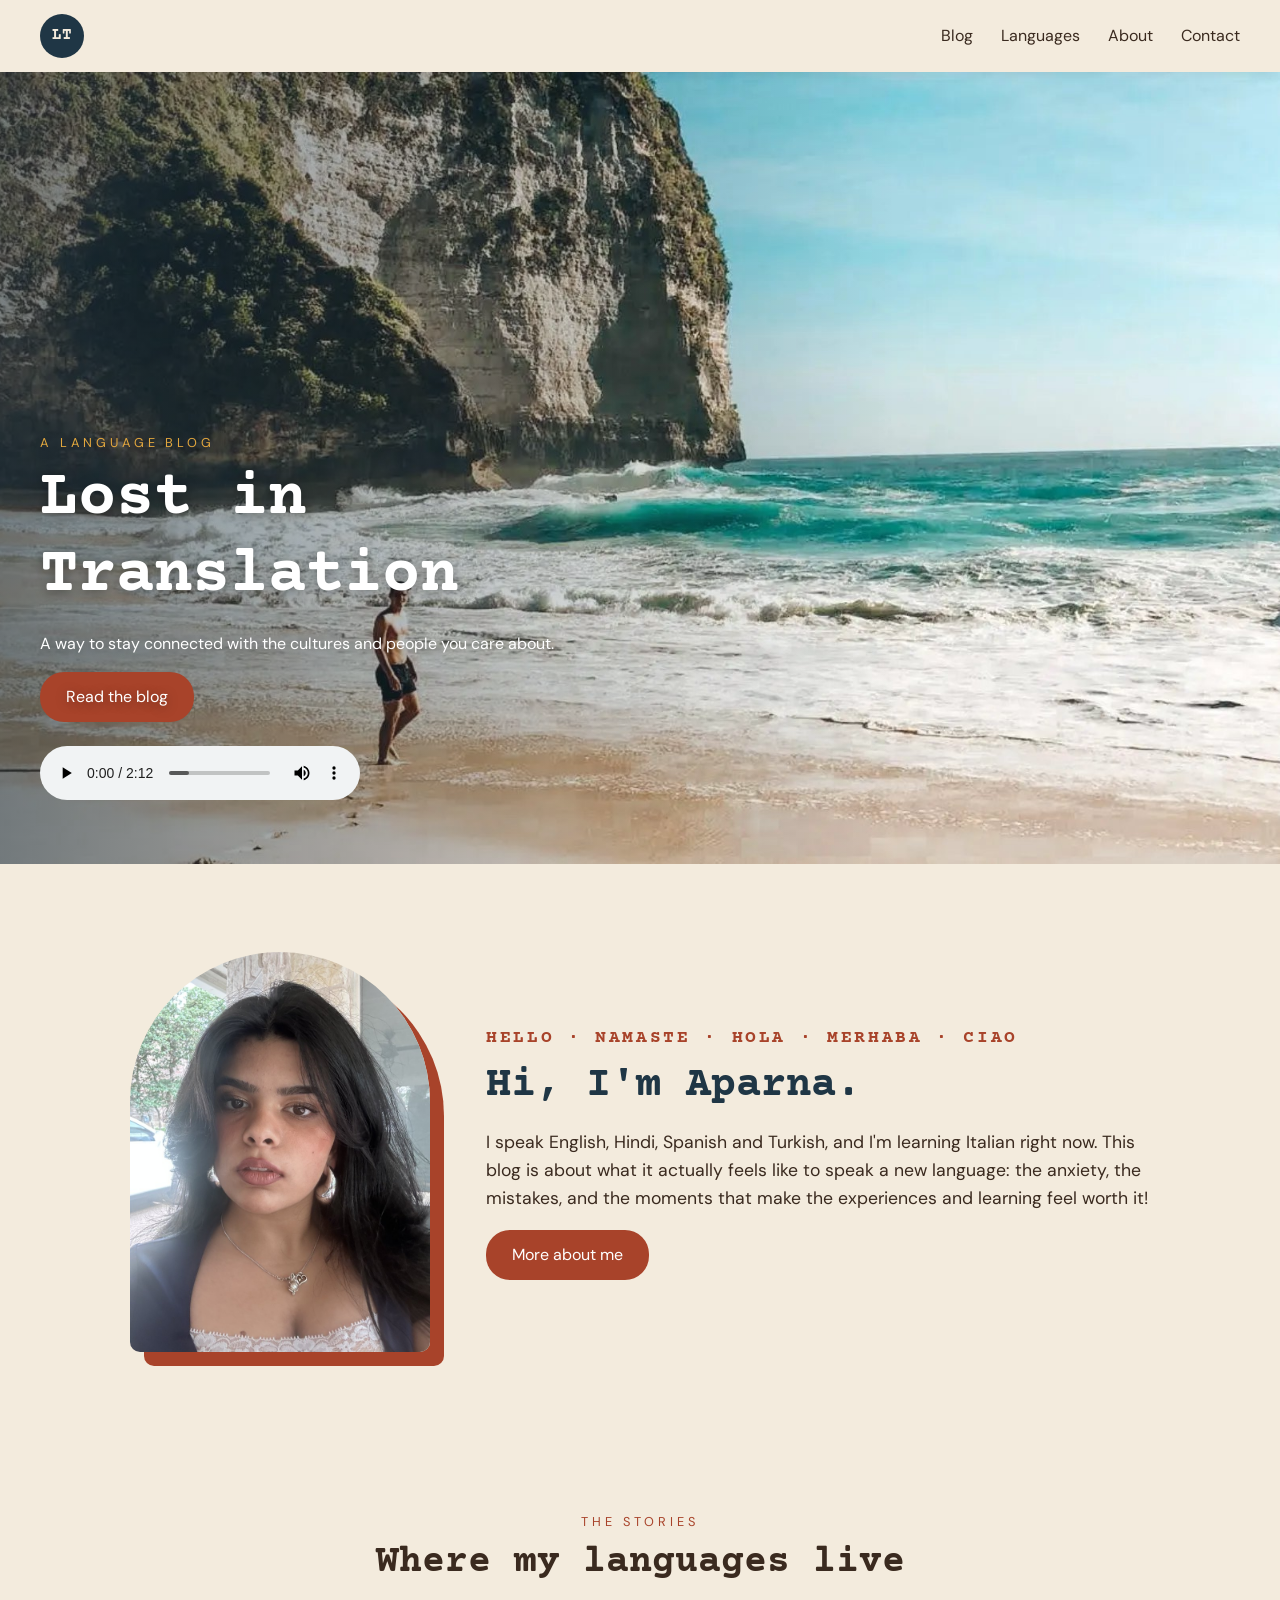
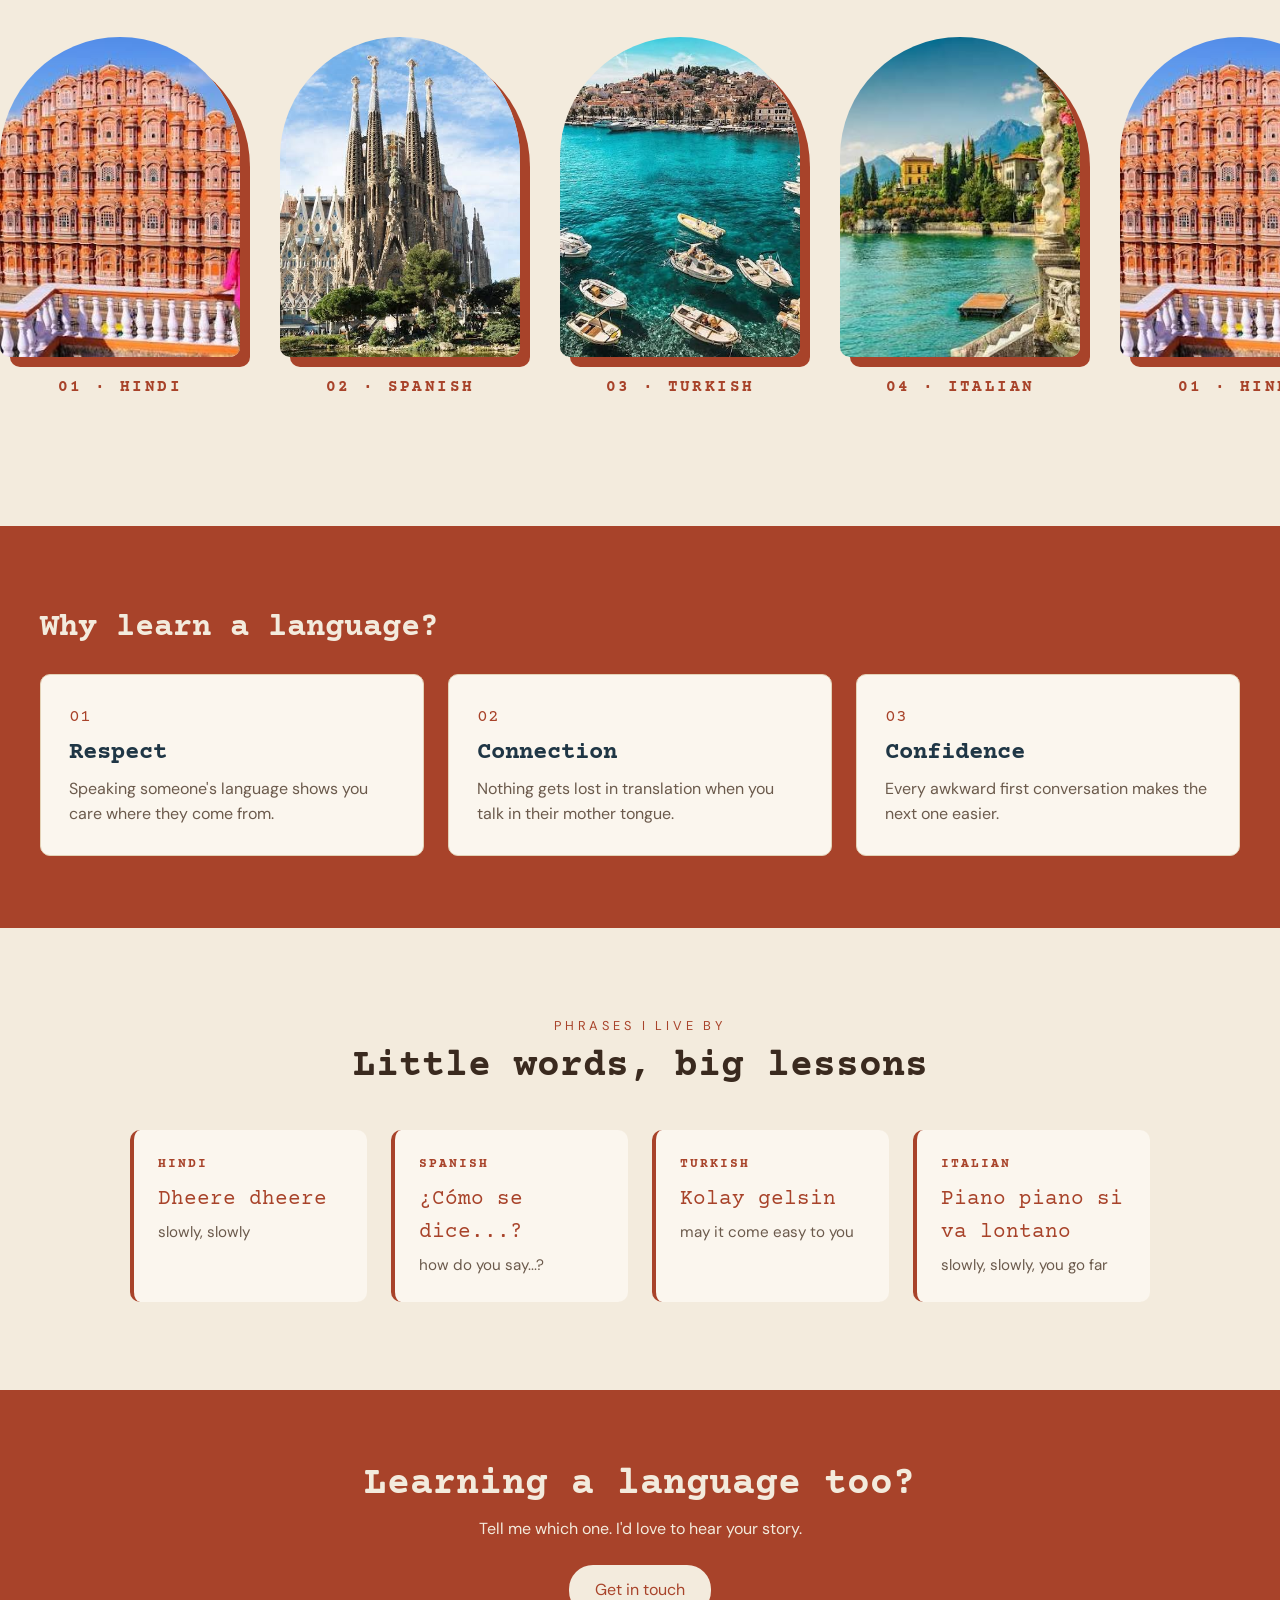
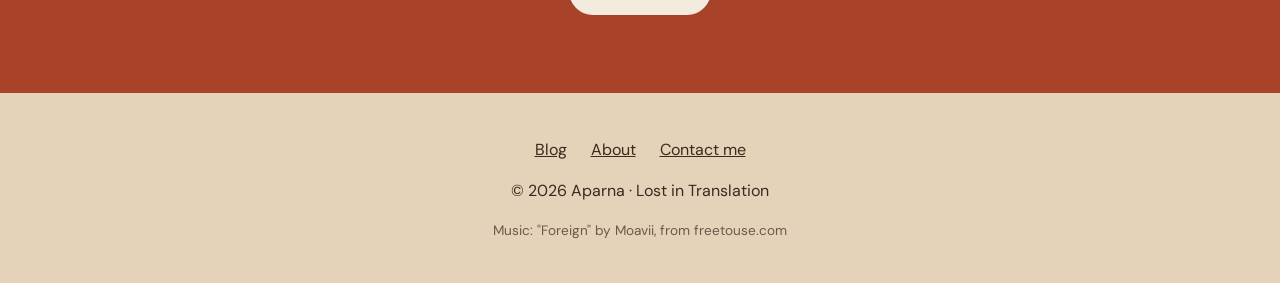
<file: Midterm/index.html>
<!doctype html>
<html lang="en">
  <head>
    <meta charset="UTF-8" />
    <meta name="viewport" content="width=device-width, initial-scale=1.0" />
    <title>Lost in Translation | Home</title>
    <!-- Google Fonts: Courier Prime & DM Sans for everything else -->
    <link rel="preconnect" href="https://fonts.googleapis.com" />
    <link rel="preconnect" href="https://fonts.gstatic.com" crossorigin />
    <link
      href="https://fonts.googleapis.com/css2?family=Courier+Prime:wght@400;700&family=DM+Sans:wght@400;500&display=swap"
      rel="stylesheet"
    />
    <link rel="stylesheet" href="css/var.css" />
    <link rel="stylesheet" href="css/xstyle.css" />
  </head>

  <body>
    <!-- HEADER: logo on the left, nav on the right, it sticks to the top when you scroll -->
    <header class="site-header">
      <!-- logo goes back to the home page -->
      <a class="logo" href="index.html">LT</a>

      <nav>
        <ul>
          <li><a href="blog.html">Blog</a></li>
          <!-- dropdown: i made a list inside a list -->
          <li class="has-dropdown">
            <a href="blog.html">Languages</a>
            <ul>
              <li><a href="blog.html#hindi">Hindi</a></li>
              <li><a href="blog.html#spanish">Spanish</a></li>
              <li><a href="blog.html#turkish">Turkish</a></li>
              <li><a href="blog.html#italian">Italian</a></li>
            </ul>
          </li>
          <li><a href="about.html">About</a></li>
          <li><a href="contact.html">Contact</a></li>
        </ul>
      </nav>
    </header>

    <main>
      <!-- HERO: photo with the text sitting on top of it  -->
      <section class="hero">
        <img src="img/hero-beach.jpg" alt="Person walking on a beach in front of a tall green cliff and turquoise waves" />
        <!-- the text slides up and fades in when the page loads ( the keyframes in the CSS) -->
        <div class="hero-text">
          <p class="eyebrow">a language blog</p>
          <h1>Lost in Translation</h1>
          <p>A way to stay connected with the cultures and people you care about.</p>
          <a class="button" href="blog.html">Read the blog</a>

          <!-- music player used from the W3Schools HTML Audio + loop pages -->
          <audio class="hero-audio" controls loop>
            <source src="audio/foreign.mp3" type="audio/mpeg" />
            Your browser does not support the audio element.
          </audio>
        </div>
      </section>

      <!-- INTRO: my photo in an arch on the left, a hello on the right (like the blog posts) -->
      <section class="intro-split">
        <img class="intro-photo" src="img/aparna.jpg" alt="Photo of Aparna" />
        <div>
          <p class="post-label">hello &middot; namaste &middot; hola &middot; merhaba &middot; ciao</p>
          <h2>Hi, I'm Aparna.</h2>
          <p>
            I speak English, Hindi, Spanish and Turkish, and I'm learning Italian right now.
            This blog is about what it actually feels like to speak a new language:
            the anxiety, the mistakes, and the moments that make the experiences and learning feel worth it!
          </p>
          <a class="button" href="about.html">More about me</a>
        </div>
      </section>

      <!-- CAROUSEL: the blog photos slide sideways, click one to jump to that story.
           the cards are written 4 times so the loop never shows a gap -->
      <section class="carousel">
        <p class="eyebrow">the stories</p>
        <h2>Where my languages live</h2>
        <div class="carousel-window">
          <div class="carousel-track">
          <a class="slide" href="blog.html#hindi">
            <img src="img/india.jpg" alt="Hawa Mahal, the pink palace in Jaipur, India" />
            <span class="slide-label">01 &middot; Hindi</span>
          </a>
          <a class="slide" href="blog.html#spanish">
            <img src="img/spain.jpg" alt="Sagrada Familia in Barcelona, Spain" />
            <span class="slide-label">02 &middot; Spanish</span>
          </a>
          <a class="slide" href="blog.html#turkish">
            <img src="img/harbor.jpg" alt="Boats on bright blue water in front of a seaside town" />
            <span class="slide-label">03 &middot; Turkish</span>
          </a>
          <a class="slide" href="blog.html#italian">
            <img src="img/italy.jpg" alt="Lake Como in Italy with villas and mountains" />
            <span class="slide-label">04 &middot; Italian</span>
          </a>
          <!-- copies for the loop (hidden from screen readers) -->
          <a class="slide" href="blog.html#hindi" aria-hidden="true" tabindex="-1">
            <img src="img/india.jpg" alt="" />
            <span class="slide-label">01 &middot; Hindi</span>
          </a>
          <a class="slide" href="blog.html#spanish" aria-hidden="true" tabindex="-1">
            <img src="img/spain.jpg" alt="" />
            <span class="slide-label">02 &middot; Spanish</span>
          </a>
          <a class="slide" href="blog.html#turkish" aria-hidden="true" tabindex="-1">
            <img src="img/harbor.jpg" alt="" />
            <span class="slide-label">03 &middot; Turkish</span>
          </a>
          <a class="slide" href="blog.html#italian" aria-hidden="true" tabindex="-1">
            <img src="img/italy.jpg" alt="" />
            <span class="slide-label">04 &middot; Italian</span>
          </a>
          <a class="slide" href="blog.html#hindi" aria-hidden="true" tabindex="-1">
            <img src="img/india.jpg" alt="" />
            <span class="slide-label">01 &middot; Hindi</span>
          </a>
          <a class="slide" href="blog.html#spanish" aria-hidden="true" tabindex="-1">
            <img src="img/spain.jpg" alt="" />
            <span class="slide-label">02 &middot; Spanish</span>
          </a>
          <a class="slide" href="blog.html#turkish" aria-hidden="true" tabindex="-1">
            <img src="img/harbor.jpg" alt="" />
            <span class="slide-label">03 &middot; Turkish</span>
          </a>
          <a class="slide" href="blog.html#italian" aria-hidden="true" tabindex="-1">
            <img src="img/italy.jpg" alt="" />
            <span class="slide-label">04 &middot; Italian</span>
          </a>
          <a class="slide" href="blog.html#hindi" aria-hidden="true" tabindex="-1">
            <img src="img/india.jpg" alt="" />
            <span class="slide-label">01 &middot; Hindi</span>
          </a>
          <a class="slide" href="blog.html#spanish" aria-hidden="true" tabindex="-1">
            <img src="img/spain.jpg" alt="" />
            <span class="slide-label">02 &middot; Spanish</span>
          </a>
          <a class="slide" href="blog.html#turkish" aria-hidden="true" tabindex="-1">
            <img src="img/harbor.jpg" alt="" />
            <span class="slide-label">03 &middot; Turkish</span>
          </a>
          <a class="slide" href="blog.html#italian" aria-hidden="true" tabindex="-1">
            <img src="img/italy.jpg" alt="" />
            <span class="slide-label">04 &middot; Italian</span>
          </a>
          </div>
        </div>
      </section>

      <!-- WHY LANGUAGES: rust band with three cards in a row (flexbox) -->
      <section class="why">
        <h2>Why learn a language?</h2>
        <ul class="why-list">
          <li>
            <span class="number">01</span>
            <h3>Respect</h3>
            <p>Speaking someone's language shows you care where they come from.</p>
          </li>
          <li>
            <span class="number">02</span>
            <h3>Connection</h3>
            <p>Nothing gets lost in translation when you talk in their mother tongue.</p>
          </li>
          <li>
            <span class="number">03</span>
            <h3>Confidence</h3>
            <p>Every awkward first conversation makes the next one easier.</p>
          </li>
        </ul>
      </section>

      <!-- PHRASES: one phrase from each language, styled like the quotes in the blog -->
      <section class="phrases">
        <p class="eyebrow">phrases i live by</p>
        <h2>Little words, big lessons</h2>
        <div class="phrase-grid">
          <blockquote><span class="post-label">Hindi</span>Dheere dheere<small>slowly, slowly</small></blockquote>
          <blockquote><span class="post-label">Spanish</span>&iquest;C&oacute;mo se dice...?<small>how do you say...?</small></blockquote>
          <blockquote><span class="post-label">Turkish</span>Kolay gelsin<small>may it come easy to you</small></blockquote>
          <blockquote><span class="post-label">Italian</span>Piano piano si va lontano<small>slowly, slowly, you go far</small></blockquote>
        </div>
      </section>

      <!-- CALL TO ACTION: rust band that sends people to the contact page -->
      <section class="cta rust-band">
        <h2>Learning a language too?</h2>
        <p>Tell me which one. I'd love to hear your story.</p>
        <a class="button button-light" href="contact.html">Get in touch</a>
      </section>
    </main>

    <!-- FOOTER -->
    <footer class="site-footer">
      <ul>
        <li><a href="blog.html">Blog</a></li>
        <li><a href="about.html">About</a></li>
        <li><a href="contact.html">Contact me</a></li>
      </ul>
      <p>&copy; 2026 Aparna &middot; Lost in Translation</p>
      <p class="credit">Music: "Foreign" by Moavii, from freetouse.com</p>
    </footer>
  </body>
</html>
</file>
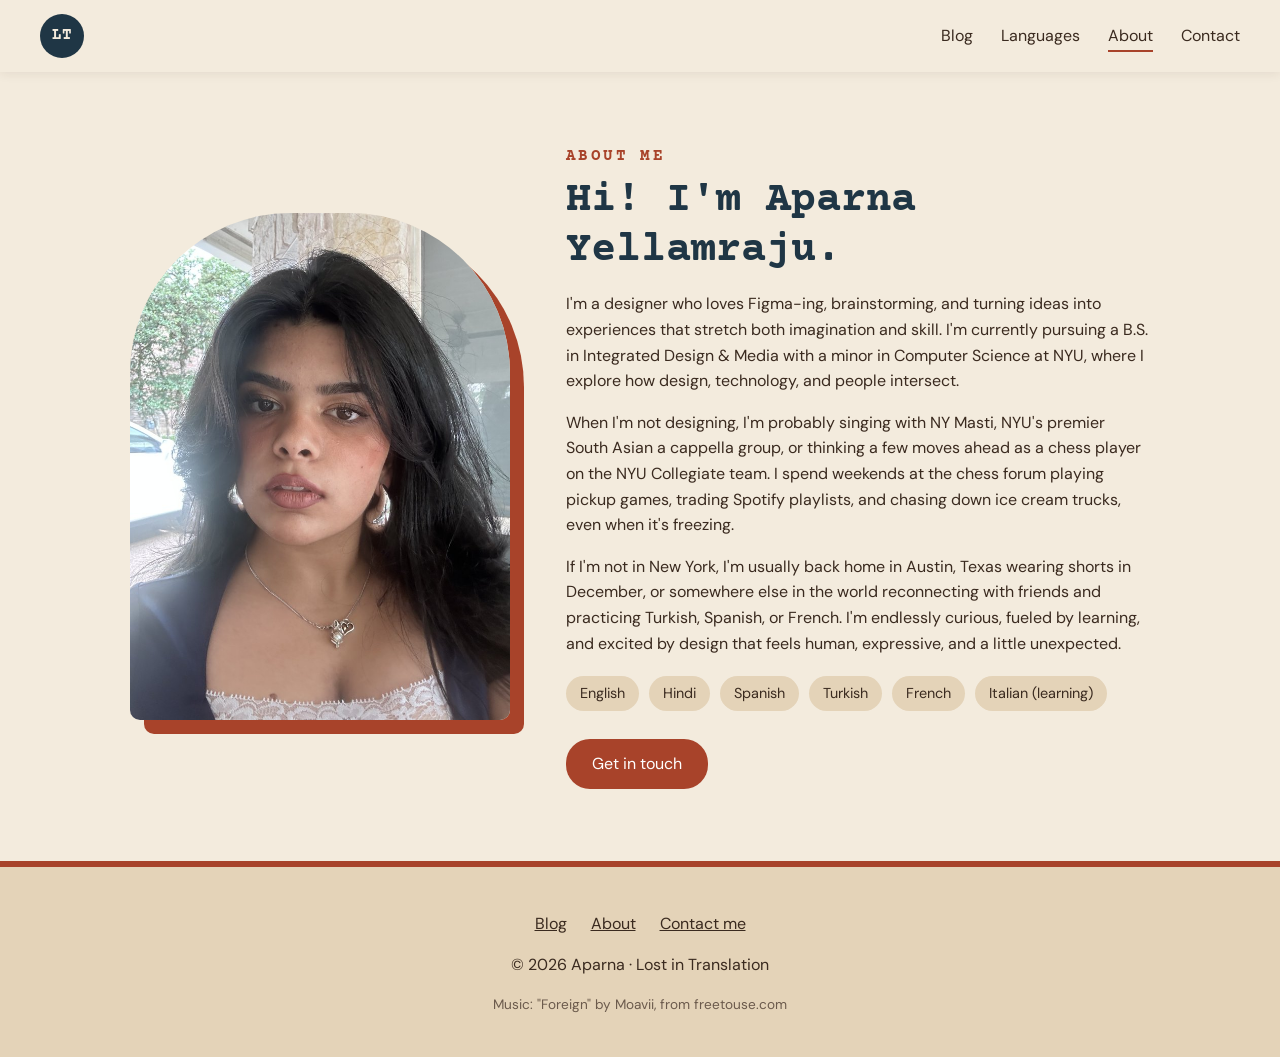
<file: Midterm/about.html>
<!doctype html>
<html lang="en">
  <head>
    <meta charset="UTF-8" />
    <meta name="viewport" content="width=device-width, initial-scale=1.0" />
    <title>Lost in Translation | About</title>
    <!-- Google Fonts: Courier Prime & DM Sans for everything else -->
    <link rel="preconnect" href="https://fonts.googleapis.com" />
    <link rel="preconnect" href="https://fonts.gstatic.com" crossorigin />
    <link
      href="https://fonts.googleapis.com/css2?family=Courier+Prime:wght@400;700&family=DM+Sans:wght@400;500&display=swap"
      rel="stylesheet"
    />
    <link rel="stylesheet" href="css/var.css" />
    <link rel="stylesheet" href="css/xstyle.css" />
  </head>

  <body>
    <!-- HEADER: logo on the left, nav on the right, it sticks to the top when you scroll -->
    <header class="site-header">
      <!-- logo goes back to the home page -->
      <a class="logo" href="index.html">LT</a>

      <nav>
        <ul>
          <li><a href="blog.html">Blog</a></li>
          <!-- dropdown: i made a list inside a list -->
          <li class="has-dropdown">
            <a href="blog.html">Languages</a>
            <ul>
              <li><a href="blog.html#hindi">Hindi</a></li>
              <li><a href="blog.html#spanish">Spanish</a></li>
              <li><a href="blog.html#turkish">Turkish</a></li>
              <li><a href="blog.html#italian">Italian</a></li>
            </ul>
          </li>
          <li><a href="about.html" class="current">About</a></li>
          <li><a href="contact.html">Contact</a></li>
        </ul>
      </nav>
    </header>

    <main>
      <!-- ABOUT: arch photo on the left, my intro + languages on the right (flexbox) -->
      <section class="about">
        <figure class="post-photo about-frame">
          <img src="img/aparna.jpg" alt="Photo of Aparna" />
        </figure>
        <div class="post-text">
          <p class="post-label">about me</p>
          <h1>Hi! I'm Aparna Yellamraju.</h1>
          <p>
            I'm a designer who loves Figma-ing, brainstorming, and turning ideas into experiences that
            stretch both imagination and skill. I'm currently pursuing a B.S. in Integrated Design &amp; Media
            with a minor in Computer Science at NYU, where I explore how design, technology, and people intersect.
          </p>
          <p>
            When I'm not designing, I'm probably singing with NY Masti, NYU's premier South Asian a cappella group,
            or thinking a few moves ahead as a chess player on the NYU Collegiate team. I spend weekends at the
            chess forum playing pickup games, trading Spotify playlists, and chasing down ice cream trucks,
            even when it's freezing.
          </p>
          <p>
            If I'm not in New York, I'm usually back home in Austin, Texas wearing shorts in December, or somewhere
            else in the world reconnecting with friends and practicing Turkish, Spanish, or French. I'm endlessly
            curious, fueled by learning, and excited by design that feels human, expressive, and a little unexpected.
          </p>
          <!-- the languages i speak as little tags -->
          <ul class="tags">
            <li>English</li>
            <li>Hindi</li>
            <li>Spanish</li>
            <li>Turkish</li>
            <li>French</li>
            <li>Italian (learning)</li>
          </ul>
          <a class="button" href="contact.html">Get in touch</a>
        </div>
      </section>
    </main>

    <!-- FOOTER -->
    <footer class="site-footer">
      <ul>
        <li><a href="blog.html">Blog</a></li>
        <li><a href="about.html">About</a></li>
        <li><a href="contact.html">Contact me</a></li>
      </ul>
      <p>&copy; 2026 Aparna &middot; Lost in Translation</p>
      <p class="credit">Music: "Foreign" by Moavii, from freetouse.com</p>
    </footer>
  </body>
</html>
</file>
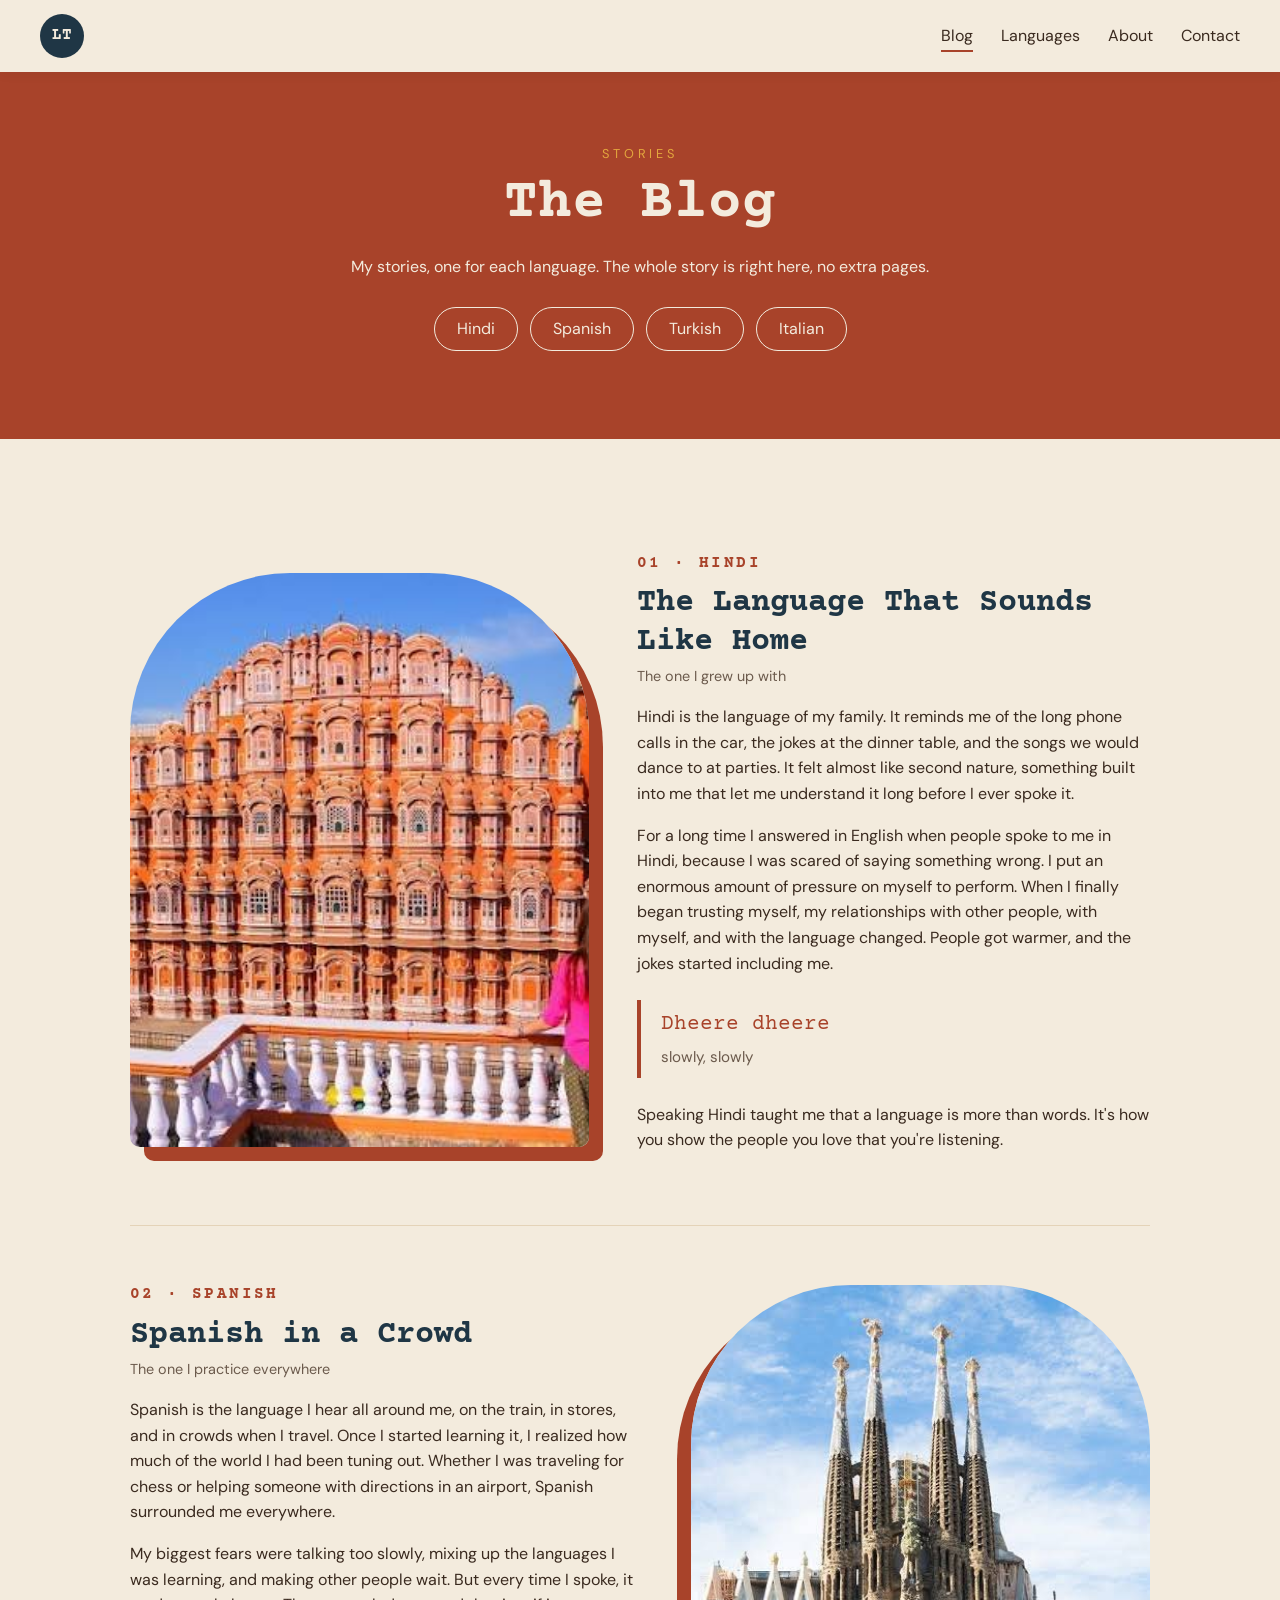
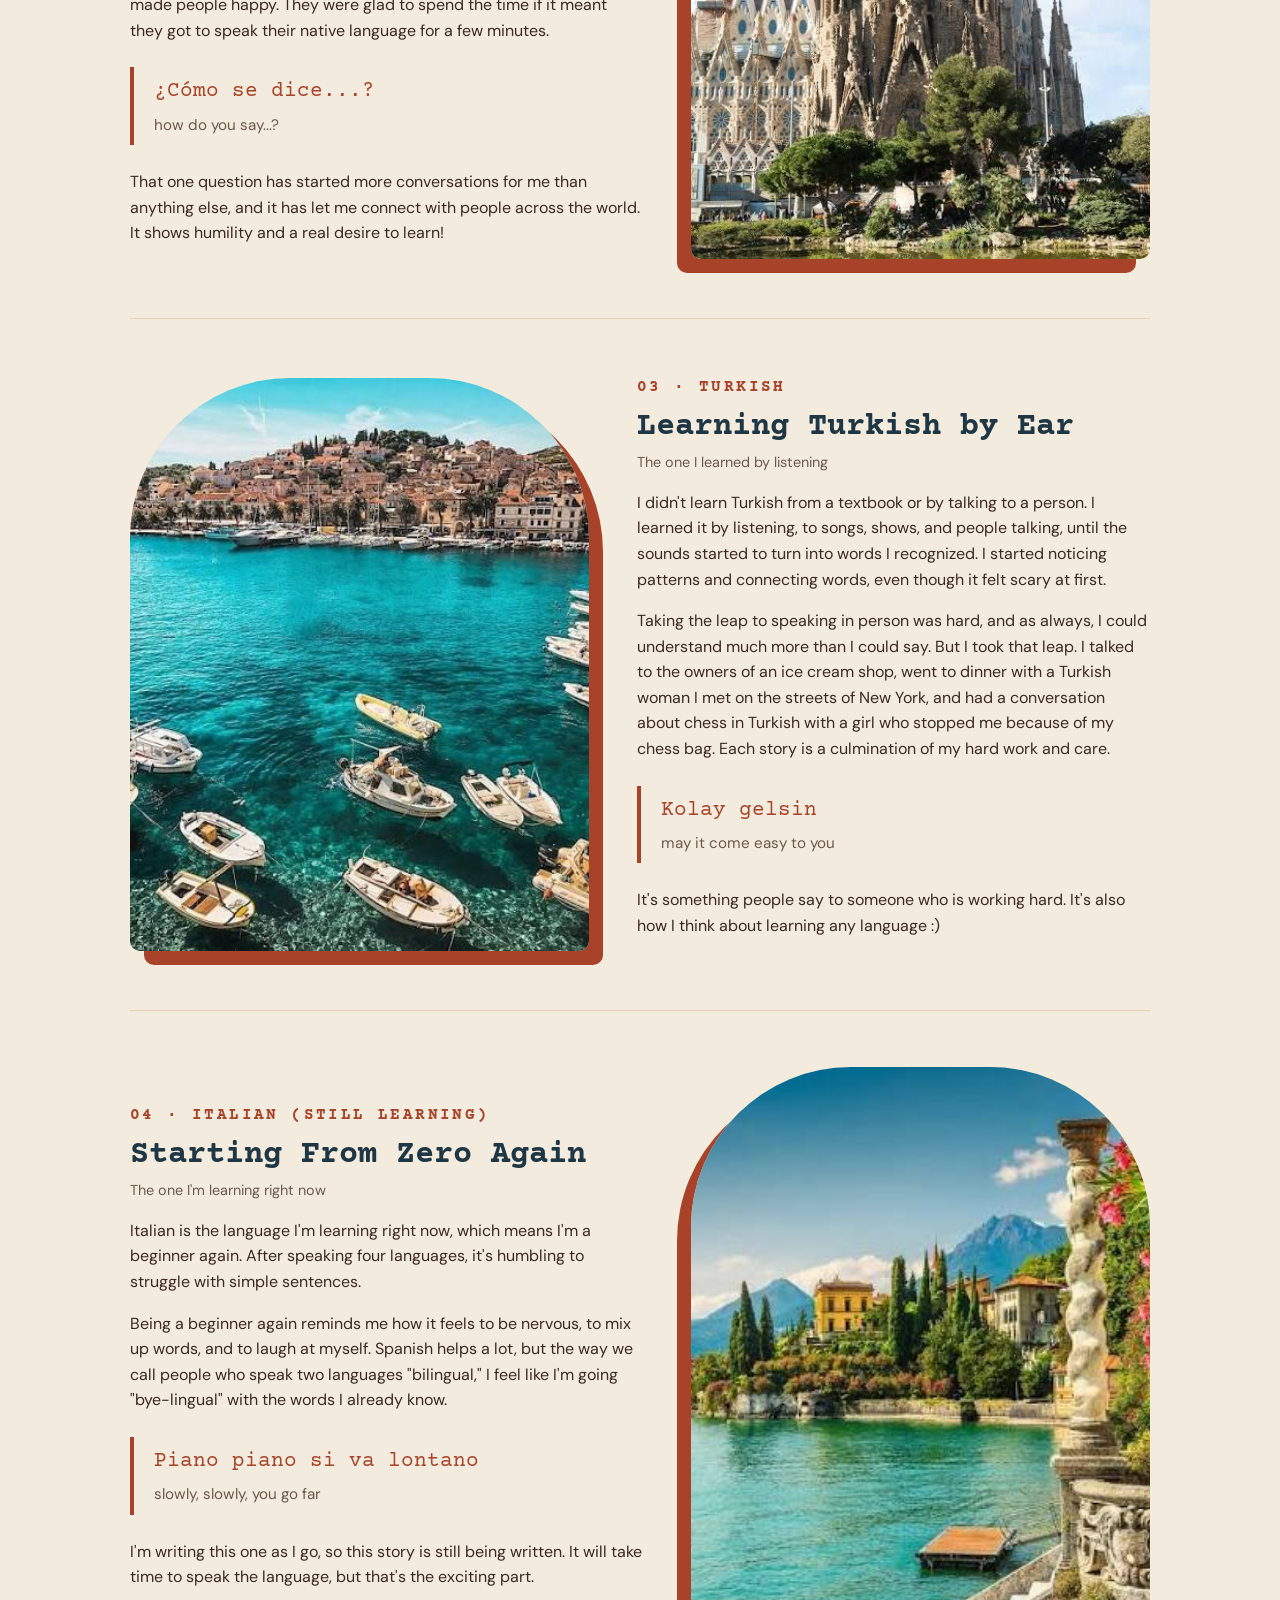
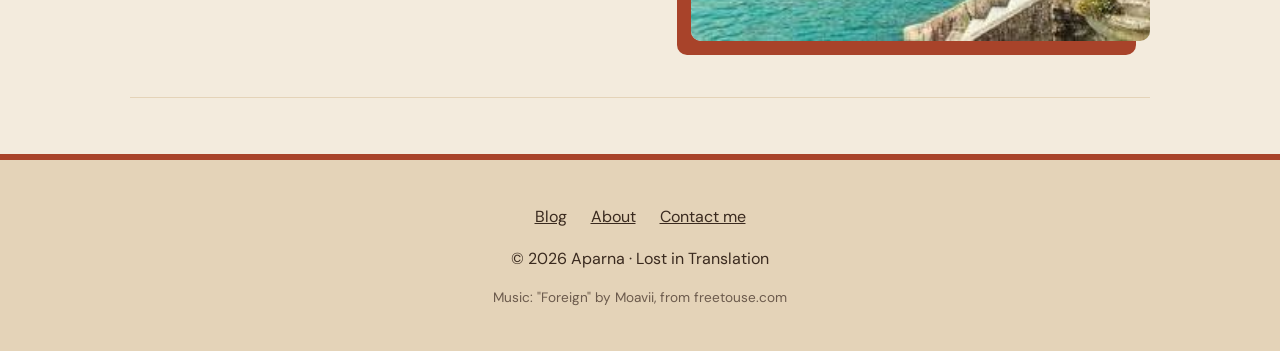
<file: Midterm/blog.html>
<!doctype html>
<html lang="en">
  <head>
    <meta charset="UTF-8" />
    <meta name="viewport" content="width=device-width, initial-scale=1.0" />
    <title>Lost in Translation | Blog</title>
    <!-- Google Fonts: Courier Prime & DM Sans for everything else -->
    <link rel="preconnect" href="https://fonts.googleapis.com" />
    <link rel="preconnect" href="https://fonts.gstatic.com" crossorigin />
    <link
      href="https://fonts.googleapis.com/css2?family=Courier+Prime:wght@400;700&family=DM+Sans:wght@400;500&display=swap"
      rel="stylesheet"
    />
    <link rel="stylesheet" href="css/var.css" />
    <link rel="stylesheet" href="css/xstyle.css" />
  </head>

  <body>
    <!-- HEADER: logo on the left, nav on the right, it sticks to the top when you scroll -->
    <header class="site-header">
      <!-- logo goes back to the home page -->
      <a class="logo" href="index.html">LT</a>

      <nav>
        <ul>
          <li><a href="blog.html" class="current">Blog</a></li>
          <!-- dropdown: i made a list inside a list -->
          <li class="has-dropdown">
            <a href="blog.html">Languages</a>
            <ul>
              <li><a href="blog.html#hindi">Hindi</a></li>
              <li><a href="blog.html#spanish">Spanish</a></li>
              <li><a href="blog.html#turkish">Turkish</a></li>
              <li><a href="blog.html#italian">Italian</a></li>
            </ul>
          </li>
          <li><a href="about.html">About</a></li>
          <li><a href="contact.html">Contact</a></li>
        </ul>
      </nav>
    </header>

    <main>
      <!-- BLOG INTRO: rust banner with buttons for each language -->
      <section class="page-intro rust-band">
        <p class="eyebrow">stories</p>
        <h1>The Blog</h1>
        <p>My stories, one for each language. The whole story is right here, no extra pages.</p>
        <!-- jump links: each one goes to the story with the same id lower on the page -->
        <ul class="jump-links">
          <li><a href="#hindi">Hindi</a></li>
          <li><a href="#spanish">Spanish</a></li>
          <li><a href="#turkish">Turkish</a></li>
          <li><a href="#italian">Italian</a></li>
        </ul>
      </section>

      <!-- POSTS: the photo and the story sit side by side, and every other one flips sides -->
      <section class="posts">
      <article id="hindi" class="post">
        <!-- photo in an arch, it zooms and shows the place name when you hover -->
        <figure class="post-photo">
          <img src="img/india.jpg" alt="Hawa Mahal, the pink palace in Jaipur, India" />
          <figcaption>India</figcaption>
        </figure>
        <div class="post-text">
          <p class="post-label">01 &middot; Hindi</p>
          <h2>The Language That Sounds Like Home</h2>
          <p class="post-date">The one I grew up with</p>
          <p>Hindi is the language of my family. It reminds me of the long phone calls in the car, the jokes at the dinner table, and the songs we would dance to at parties. It felt almost like second nature, something built into me that let me understand it long before I ever spoke it.</p>
          <p>For a long time I answered in English when people spoke to me in Hindi, because I was scared of saying something wrong. I put an enormous amount of pressure on myself to perform. When I finally began trusting myself, my relationships with other people, with myself, and with the language changed. People got warmer, and the jokes started including me.</p>
          <blockquote>Dheere dheere<small>slowly, slowly</small></blockquote>
          <p>Speaking Hindi taught me that a language is more than words. It's how you show the people you love that you're listening.</p>
        </div>
      </article>

      <article id="spanish" class="post">
        <!-- photo in an arch, it zooms and shows the place name when you hover -->
        <figure class="post-photo">
          <img src="img/spain.jpg" alt="Sagrada Familia in Barcelona, Spain" />
          <figcaption>Spain</figcaption>
        </figure>
        <div class="post-text">
          <p class="post-label">02 &middot; Spanish</p>
          <h2>Spanish in a Crowd</h2>
          <p class="post-date">The one I practice everywhere</p>
          <p>Spanish is the language I hear all around me, on the train, in stores, and in crowds when I travel. Once I started learning it, I realized how much of the world I had been tuning out. Whether I was traveling for chess or helping someone with directions in an airport, Spanish surrounded me everywhere.</p>
          <p>My biggest fears were talking too slowly, mixing up the languages I was learning, and making other people wait. But every time I spoke, it made people happy. They were glad to spend the time if it meant they got to speak their native language for a few minutes.</p>
          <blockquote>&iquest;C&oacute;mo se dice...?<small>how do you say...?</small></blockquote>
          <p>That one question has started more conversations for me than anything else, and it has let me connect with people across the world. It shows humility and a real desire to learn!</p>
        </div>
      </article>

      <article id="turkish" class="post">
        <!-- photo in an arch, it zooms and shows the place name when you hover -->
        <figure class="post-photo">
          <img src="img/harbor.jpg" alt="Boats on bright blue water in front of a seaside town" />
          <figcaption>The coast</figcaption>
        </figure>
        <div class="post-text">
          <p class="post-label">03 &middot; Turkish</p>
          <h2>Learning Turkish by Ear</h2>
          <p class="post-date">The one I learned by listening</p>
          <p>I didn't learn Turkish from a textbook or by talking to a person. I learned it by listening, to songs, shows, and people talking, until the sounds started to turn into words I recognized. I started noticing patterns and connecting words, even though it felt scary at first.</p>
          <p>Taking the leap to speaking in person was hard, and as always, I could understand much more than I could say. But I took that leap. I talked to the owners of an ice cream shop, went to dinner with a Turkish woman I met on the streets of New York, and had a conversation about chess in Turkish with a girl who stopped me because of my chess bag. Each story is a culmination of my hard work and care.</p>
          <blockquote>Kolay gelsin<small>may it come easy to you</small></blockquote>
          <p>It's something people say to someone who is working hard. It's also how I think about learning any language :)</p>
        </div>
      </article>

      <article id="italian" class="post">
        <!-- photo in an arch, it zooms and shows the place name when you hover -->
        <figure class="post-photo">
          <img src="img/italy.jpg" alt="Lake Como in Italy with villas and mountains" />
          <figcaption>Italy</figcaption>
        </figure>
        <div class="post-text">
          <p class="post-label">04 &middot; Italian (still learning)</p>
          <h2>Starting From Zero Again</h2>
          <p class="post-date">The one I'm learning right now</p>
          <p>Italian is the language I'm learning right now, which means I'm a beginner again. After speaking four languages, it's humbling to struggle with simple sentences.</p>
          <p>Being a beginner again reminds me how it feels to be nervous, to mix up words, and to laugh at myself. Spanish helps a lot, but the way we call people who speak two languages "bilingual," I feel like I'm going "bye-lingual" with the words I already know.</p>
          <blockquote>Piano piano si va lontano<small>slowly, slowly, you go far</small></blockquote>
          <p>I'm writing this one as I go, so this story is still being written. It will take time to speak the language, but that's the exciting part.</p>
        </div>
      </article>
      </section>
    </main>

    <!-- FOOTER -->
    <footer class="site-footer">
      <ul>
        <li><a href="blog.html">Blog</a></li>
        <li><a href="about.html">About</a></li>
        <li><a href="contact.html">Contact me</a></li>
      </ul>
      <p>&copy; 2026 Aparna &middot; Lost in Translation</p>
      <p class="credit">Music: "Foreign" by Moavii, from freetouse.com</p>
    </footer>
  </body>
</html>
</file>
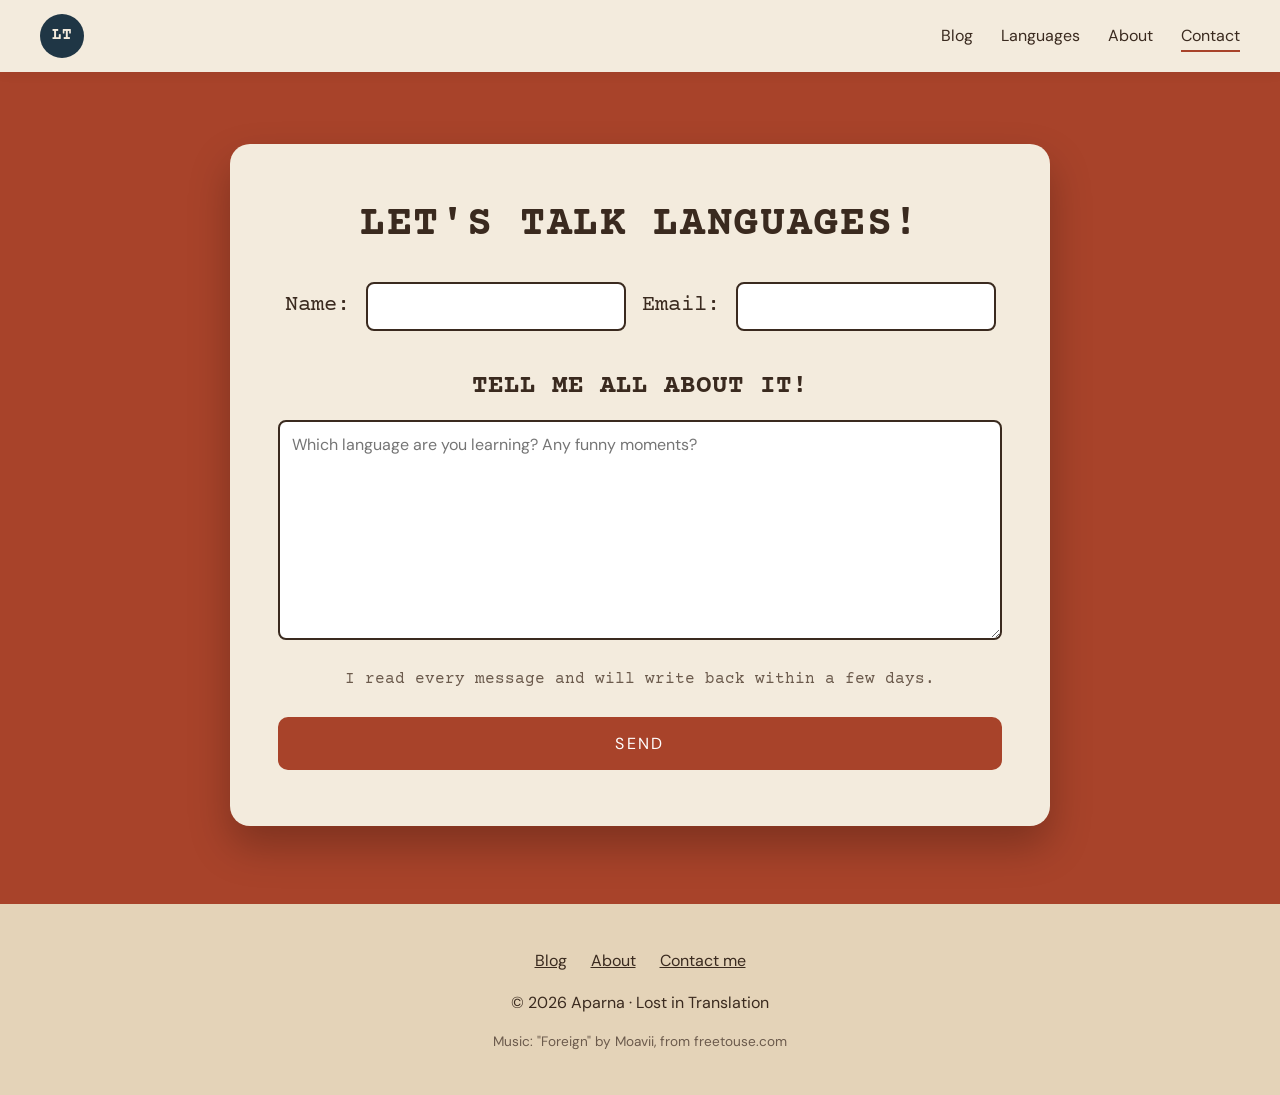
<file: Midterm/contact.html>
<!doctype html>
<html lang="en">
  <head>
    <meta charset="UTF-8" />
    <meta name="viewport" content="width=device-width, initial-scale=1.0" />
    <title>Lost in Translation | Contact</title>
    <!-- Google Fonts: Courier Prime & DM Sans for everything else -->
    <link rel="preconnect" href="https://fonts.googleapis.com" />
    <link rel="preconnect" href="https://fonts.gstatic.com" crossorigin />
    <link
      href="https://fonts.googleapis.com/css2?family=Courier+Prime:wght@400;700&family=DM+Sans:wght@400;500&display=swap"
      rel="stylesheet"
    />
    <link rel="stylesheet" href="css/var.css" />
    <link rel="stylesheet" href="css/xstyle.css" />
  </head>

  <body class="contact-body">
    <!-- HEADER: logo on the left, nav on the right, it sticks to the top when you scroll -->
    <header class="site-header">
      <!-- logo goes back to the home page -->
      <a class="logo" href="index.html">LT</a>

      <nav>
        <ul>
          <li><a href="blog.html">Blog</a></li>
          <!-- dropdown: i made a list inside a list -->
          <li class="has-dropdown">
            <a href="blog.html">Languages</a>
            <ul>
              <li><a href="blog.html#hindi">Hindi</a></li>
              <li><a href="blog.html#spanish">Spanish</a></li>
              <li><a href="blog.html#turkish">Turkish</a></li>
              <li><a href="blog.html#italian">Italian</a></li>
            </ul>
          </li>
          <li><a href="about.html">About</a></li>
          <li><a href="contact.html" class="current">Contact</a></li>
        </ul>
      </nav>
    </header>

    <main>
      <!-- CONTACT: rust background with the form in a box in the middle -->
      <section class="contact-page">
        <div class="contact-card">
          <h1>Let's talk languages!</h1>

          <!-- CONTACT FORM: set up like the class demo
               POST sends the info without putting it in the url
               action sends the message to my email through formsubmit.co -->
          <form action="https://formsubmit.co/ay3178@nyu.edu" method="POST">
            <!-- name + email next to each other -->
            <div class="row">
              <label class="label-lg" for="name">Name:</label>
              <input id="name" name="name" type="text" class="input-lg" required />

              <label class="label-lg" for="email">Email:</label>
              <input id="email" name="email" type="email" class="input-lg" required />
            </div>

            <div class="message-area">
              <label class="label-title" for="message">Tell me all about it!</label>
              <textarea
                id="message"
                name="message"
                class="message"
                placeholder="Which language are you learning? Any funny moments?"
                required
              ></textarea>
            </div>

            <p class="form-note">I read every message and will write back within a few days.</p>

            <div class="button-bar">
              <button class="btn-dark" type="submit">Send</button>
            </div>

            <!-- hidden: sets the subject line of the email i get -->
            <input type="hidden" name="_subject" value="New message from Lost in Translation" />
          </form>
        </div>
      </section>
    </main>

    <!-- FOOTER -->
    <footer class="site-footer">
      <ul>
        <li><a href="blog.html">Blog</a></li>
        <li><a href="about.html">About</a></li>
        <li><a href="contact.html">Contact me</a></li>
      </ul>
      <p>&copy; 2026 Aparna &middot; Lost in Translation</p>
      <p class="credit">Music: "Foreign" by Moavii, from freetouse.com</p>
    </footer>
  </body>
</html>
</file>
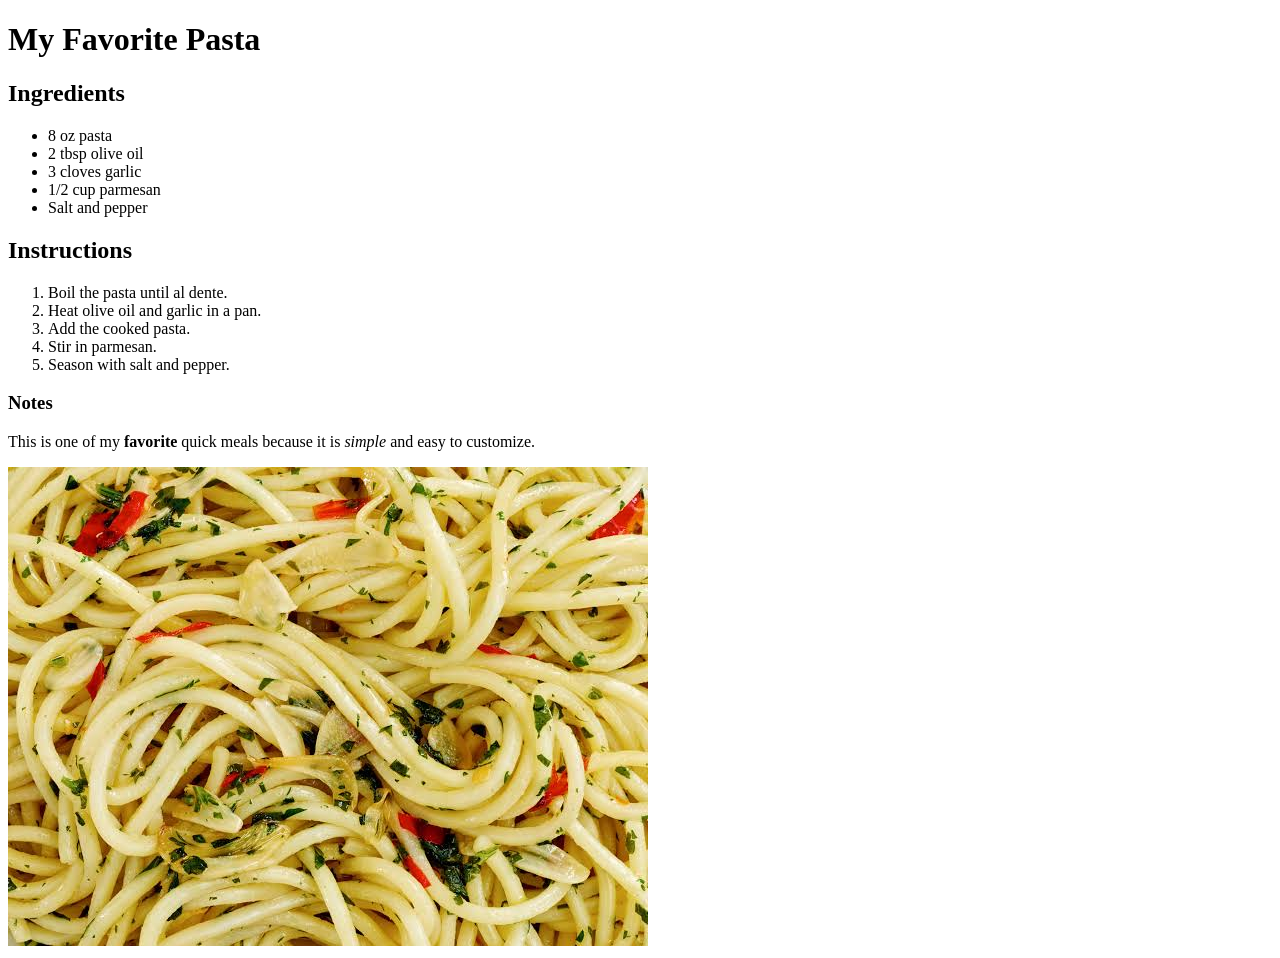
<file: Week02/week2_1.html>
<!DOCTYPE html>
<html lang="en">
<head>
  <meta charset="UTF-8">
  <meta name="viewport" content="width=device-width, initial-scale=1.0">
  <title>My Favorite Pasta</title>
</head>
<body>

  <h1>My Favorite Pasta</h1>

  <h2>Ingredients</h2>
  <ul>
    <li>8 oz pasta</li>
    <li>2 tbsp olive oil</li>
    <li>3 cloves garlic</li>
    <li>1/2 cup parmesan</li>
    <li>Salt and pepper</li>
  </ul>

  <h2>Instructions</h2>
  <ol>
    <li>Boil the pasta until al dente.</li>
    <li>Heat olive oil and garlic in a pan.</li>
    <li>Add the cooked pasta.</li>
    <li>Stir in parmesan.</li>
    <li>Season with salt and pepper.</li>
  </ol>

  <h3>Notes</h3>
  <p>
    This is one of my <strong>favorite</strong> quick meals because it is
    <em>simple</em> and easy to customize.
  </p>
    <img src=pasta.jpeg>



</body>
</html>
</file>
<file: Midterm/css/var.css>
/* VARS: all my colors and fonts
   reminder: this file has to be linked BEFORE xstyle.css so i can use them with var() */

:root {
  /* colors (from my pinterest board) */
  --paper: #f3ebdd;   /* page background */
  --card: #fbf6ee;    /* cards + form boxes */
  --sand: #e4d3b8;    /* boxes + footer */
  --ink: #3a2a1f;     /* main text */
  --navy: #1f3645;    /* headings (from the music poster) */
  --muted: #6b5a4c;   /* smaller text */
  --rust: #a8432a;    /* buttons + links */
  --mustard: #e3a73e; /* little accents */
  --white: #ffffff;

  /* fonts */
  --heading-font: "Courier Prime", "Courier New", monospace;
  --body-font: "DM Sans", Arial, sans-serif;

  /* shapes */
  --radius: 10px;     /* rounded corners on cards */
  --pill: 24px;       /* round buttons */
}
</file>
<file: Midterm/css/xstyle.css>
/* Lost in Translation: my midterm stylesheet */

/* COLORS + FONTS: all my variables are in var.css */

/* BASICS */
* {
  box-sizing: border-box; /* padding stays inside the box width */
}

html {
  scroll-behavior: smooth; /* the blog jump links scroll smoothly instead of jumping */
}

body {
  margin: 0;
  background: var(--paper);
  color: var(--ink);
  font-family: var(--body-font);
  line-height: 1.6;
}

img {
  max-width: 100%;
  display: block;
}

h1,
h2,
h3 {
  font-family: var(--heading-font);
  line-height: 1.2;
}

h2 {
  font-size: 2rem;
}

a {
  color: var(--rust);
}

section {
  padding: 56px 40px;
}

/* HEADER: logo on the left, nav on the right (flexbox) */
.site-header {
  display: flex;
  justify-content: space-between; /* logo left, nav right */
  align-items: center;
  padding: 14px 40px;
  background: var(--paper);
  position: sticky; /* sticks to the top when you scroll */
  top: 0;
  z-index: 20;
  box-shadow: 0 2px 10px rgba(58, 42, 31, 0.08);
}

.logo {
  font-family: var(--heading-font);
  font-weight: 700;
  text-decoration: none;
  color: var(--paper);
  background: var(--navy);
  width: 44px;
  height: 44px;
  border-radius: 50%;
  display: flex;
  justify-content: center;
  align-items: center;
  transition: transform 0.3s;
}

.logo:hover {
  transform: rotate(-10deg) scale(1.1); /* the logo tilts a little on hover */
}

nav ul {
  list-style: none;
  margin: 0;
  padding: 0;
  display: flex;
  gap: 28px;
}

nav a {
  color: var(--ink);
  text-decoration: none;
  padding: 6px 0;
  position: relative; /* so the underline can sit under the link */
}

/* underline that grows from the left when you hover */
nav a::after {
  content: "";
  position: absolute;
  left: 0;
  bottom: 0;
  width: 0;
  height: 2px;
  background: var(--rust);
  transition: width 0.3s;
}

nav a:hover::after,
nav a:focus::after,
nav a.current::after {
  width: 100%;
}

nav a:hover {
  color: var(--rust);
}

/* DROPDOWN: i used positioning to put the list under Languages */
.has-dropdown {
  position: relative; /* the dropdown lines up under this */
}

.has-dropdown ul {
  position: absolute;
  top: 100%;
  left: -12px;
  flex-direction: column;
  gap: 0;
  background: var(--paper);
  border: 1px solid var(--sand);
  border-radius: 6px;
  min-width: 150px;
  padding: 6px 0;
  box-shadow: 0 8px 20px rgba(58, 42, 31, 0.12);
  /* hidden at first, then it fades + slides in */
  opacity: 0;
  visibility: hidden;
  transform: translateY(8px);
  transition: opacity 0.25s, transform 0.25s, visibility 0.25s;
}

.has-dropdown ul a {
  display: block;
  padding: 8px 14px;
}

.has-dropdown ul a::after {
  display: none; /* no underline inside the dropdown */
}

.has-dropdown ul a:hover {
  background: var(--sand);
}

.has-dropdown:hover ul,
.has-dropdown:focus-within ul {
  opacity: 1;
  visibility: visible;
  transform: translateY(0);
}

/* HERO: photo with the text sitting on top of it */
.hero {
  position: relative;
  height: 88vh;
  padding: 0;
  overflow: hidden;
  background: var(--navy); /* shows if the photo doesn't load */
}

.hero img {
  width: 100%;
  height: 100%;
  object-fit: cover; /* fills the box without stretching the photo */
  animation: slow-zoom 20s ease-in-out infinite alternate;
}

/* soft shade only behind the words so the photo stays bright */
.hero::after {
  content: "";
  position: absolute;
  inset: 0;
  background: linear-gradient(to right, rgba(31, 54, 69, 0.6) 0%, rgba(31, 54, 69, 0.2) 45%, rgba(31, 54, 69, 0) 70%);
}

.hero-text {
  position: absolute;
  left: 40px;
  bottom: 64px;
  z-index: 1; /* above the dark layer */
  color: var(--white);
  max-width: 600px;
  text-shadow: 0 2px 12px rgba(0, 0, 0, 0.35); /* helps the words stand out on the bright photo */
  animation: rise-in 1s ease-out both;
}

.eyebrow {
  text-transform: uppercase;
  letter-spacing: 0.3em;
  font-size: 0.8rem;
  color: var(--mustard);
  margin: 0;
}

.hero-text h1 {
  font-size: 4rem;
  margin: 8px 0 12px;
}

.hero-audio {
  display: block;
  margin-top: 24px;
  width: 100%;
  max-width: 320px; /* never wider than the text */
}

/* keyframes: the hero text slides up and fades in */
@keyframes rise-in {
  from {
    opacity: 0;
    transform: translateY(30px);
  }
  to {
    opacity: 1;
    transform: translateY(0);
  }
}

/* keyframes: the photo slowly zooms in and out */
@keyframes slow-zoom {
  from {
    transform: scale(1);
  }
  to {
    transform: scale(1.08);
  }
}

/* BUTTONS */
.button {
  display: inline-block;
  background: var(--rust);
  color: var(--white);
  text-decoration: none;
  padding: 12px 26px;
  border: none;
  border-radius: var(--pill);
  font-family: var(--body-font);
  font-size: 1rem;
  cursor: pointer;
  transition: transform 0.2s, box-shadow 0.2s;
}

.button:hover,
.button:focus {
  transform: translateY(-3px) scale(1.04); /* the button lifts up a little on hover */
  box-shadow: 0 8px 16px rgba(168, 67, 42, 0.35);
}

/* cream button for the rust bands */
.button-light {
  background: var(--paper);
  color: var(--rust);
}

/* INTRO: arch photo next to my hello, same look as the blog posts */
.intro-split {
  display: flex;
  align-items: center;
  gap: 56px;
  max-width: 1100px;
  margin: 0 auto;
  padding: 88px 40px;
}

.intro-photo {
  width: 300px;
  aspect-ratio: 3 / 4;
  object-fit: cover;
  border-radius: 150px 150px var(--radius) var(--radius); /* arch */
  box-shadow: 14px 14px 0 var(--rust); /* rust block behind it */
}

.intro-split h2 {
  font-size: 2.6rem;
  color: var(--navy);
  margin: 8px 0 12px;
}

.intro-split p {
  font-size: 1.1rem;
}

/* CAROUSEL: the blog photos slide sideways, each one links to its story (just CSS) */
.carousel {
  padding: 72px 0 96px;
  text-align: center;
}

.carousel .eyebrow {
  color: var(--rust);
}

.carousel h2 {
  font-size: 2.4rem;
  margin: 8px 0 40px;
}

.carousel-window {
  overflow: hidden; /* hides the cards that are off the screen */
  padding: 10px 0 30px; /* room for the rust block + the lift on hover */
}

.carousel-track {
  display: flex;
  gap: 40px;
  width: max-content; /* as wide as all the cards put together */
  animation: slide-left 45s linear infinite;
}

/* stops moving when you hover so you can pick one */
.carousel-window:hover .carousel-track {
  animation-play-state: paused;
}

.slide {
  display: block;
  width: 240px;
  text-decoration: none;
  color: var(--ink);
  transition: transform 0.3s;
}

.slide img {
  width: 100%;
  aspect-ratio: 3 / 4;
  object-fit: cover;
  border-radius: 120px 120px var(--radius) var(--radius); /* arch, like the blog photos */
  box-shadow: 10px 10px 0 var(--rust);
  transition: box-shadow 0.3s;
}

.slide-label {
  display: block;
  margin-top: 18px;
  font-family: var(--heading-font);
  font-weight: 700;
  letter-spacing: 0.15em;
  text-transform: uppercase;
  color: var(--rust);
}

/* the card lifts and the rust block grows on hover */
.slide:hover,
.slide:focus {
  transform: translateY(-10px);
}

.slide:hover img,
.slide:focus img {
  box-shadow: 16px 16px 0 var(--rust);
}

/* moves left by half (two of the four copies), then starts over */
@keyframes slide-left {
  from {
    transform: translateX(0);
  }
  to {
    transform: translateX(-50%);
  }
}

/* WHY LANGUAGES: rust band with three cards in a row (flexbox) */
.why {
  background: var(--rust);
  color: var(--paper);
}

.why h2 {
  color: var(--paper);
}

.why-list {
  list-style: none;
  padding: 0;
  display: flex;
  gap: 24px;
}

.why-list li {
  flex: 1; /* all three cards are the same width */
  background: var(--card);
  border: 1px solid var(--sand);
  border-radius: var(--radius);
  padding: 28px;
  transition: transform 0.3s, box-shadow 0.3s;
}

.why-list li:hover {
  transform: translateY(-6px);
  box-shadow: 0 14px 28px rgba(0, 0, 0, 0.25);
}

.number {
  font-family: var(--heading-font);
  color: var(--rust);
  font-size: 1.1rem;
}

.why-list h3 {
  color: var(--navy);
  font-size: 1.5rem;
  margin: 8px 0;
}

.why-list p {
  color: var(--muted);
  margin: 0;
}

/* PHRASES: one phrase per language, like the quotes in the blog */
.phrases {
  max-width: 1100px;
  margin: 0 auto;
  padding: 88px 40px;
  text-align: center;
}

.phrases .eyebrow {
  color: var(--rust);
}

.phrases h2 {
  font-size: 2.4rem;
  margin: 8px 0 40px;
}

.phrase-grid {
  display: flex;
  flex-wrap: wrap;
  gap: 24px;
  text-align: left;
}

.phrase-grid blockquote {
  flex: 1 1 220px; /* grows, shrinks, starts at 220px wide */
  margin: 0;
  background: var(--card);
  border-radius: var(--radius);
  padding: 24px;
  transition: transform 0.3s;
}

.phrase-grid blockquote:hover {
  transform: translateY(-6px);
}

.phrase-grid .post-label {
  display: block;
  font-size: 0.8rem;
  margin-bottom: 8px;
}

/* CALL TO ACTION: rust band at the bottom of the home page */
.cta h2 {
  font-size: 2.4rem;
  margin: 0 0 8px;
}

.cta p {
  margin: 0 0 24px;
}

/* RUST BAND: the rust banner at the top of the blog */
.rust-band {
  background: var(--rust);
  color: var(--paper);
  text-align: center;
  padding: 72px 40px;
}

.rust-band h1 {
  font-size: 3.5rem;
  margin: 6px 0 10px;
}

.rust-band .eyebrow {
  color: var(--mustard);
}

/* BLOG: jump links + posts */
.jump-links {
  list-style: none;
  padding: 0;
  margin-top: 28px;
  display: flex;
  flex-wrap: wrap;
  justify-content: center;
  gap: 12px;
}

/* jump links are cream outlines on the rust band */
.jump-links a {
  display: inline-block;
  padding: 8px 22px;
  border: 1px solid var(--paper);
  border-radius: var(--pill);
  color: var(--paper);
  text-decoration: none;
  transition: background 0.2s, color 0.2s;
}

.jump-links a:hover,
.jump-links a:focus {
  background: var(--paper);
  color: var(--rust);
}

.posts {
  max-width: 1100px;
  margin: 0 auto;
}

/* each post: photo on one side, the full story on the other (flexbox) */
.post {
  display: flex;
  gap: 48px;
  align-items: center;
  padding: 56px 0;
  border-bottom: 1px solid var(--sand);
  scroll-margin-top: 80px; /* so the sticky header doesn't cover the story */
}

/* every other post flips so the photo is on the right */
.post:nth-child(even) {
  flex-direction: row-reverse;
}

/* the photo frame: arch shape with a rust block behind it */
.post-photo {
  position: relative;
  width: 45%;
  margin: 0;
  flex-shrink: 0;
  aspect-ratio: 4 / 5;
  border-radius: 160px 160px var(--radius) var(--radius); /* arch */
  overflow: hidden; /* keeps the zoom inside the arch */
  box-shadow: 14px 14px 0 var(--rust);
}

.post:nth-child(even) .post-photo {
  box-shadow: -14px 14px 0 var(--rust);
}

.post-photo img {
  width: 100%;
  height: 100%;
  object-fit: cover;
  transition: transform 0.6s;
}

/* place name hidden at the bottom of the photo */
.post-photo figcaption {
  position: absolute;
  left: 0;
  right: 0;
  bottom: 0;
  padding: 18px;
  background: linear-gradient(to top, rgba(31, 54, 69, 0.85), rgba(31, 54, 69, 0));
  color: var(--white);
  font-family: var(--heading-font);
  font-size: 1.4rem;
  text-align: center;
  transform: translateY(100%); /* starts below the photo */
  transition: transform 0.4s;
}

/* HOVER: the photo zooms in and the place name slides up */
.post-photo:hover img {
  transform: scale(1.08);
}

.post-photo:hover figcaption {
  transform: translateY(0);
}

.post-text {
  flex: 1;
}

.post-label {
  color: var(--rust);
  font-family: var(--heading-font);
  font-weight: 700;
  letter-spacing: 0.15em;
  text-transform: uppercase;
  margin: 0;
}

.post-text h2 {
  color: var(--navy);
  margin: 8px 0 4px;
}

.post-date {
  color: var(--muted);
  font-size: 0.9rem;
  margin-top: 0;
}

/* a phrase from the story in big letters with a rust line */
blockquote {
  margin: 24px 0;
  padding: 8px 0 8px 20px;
  border-left: 4px solid var(--rust);
  font-family: var(--heading-font);
  font-size: 1.3rem;
  color: var(--rust);
}

/* the translation under each phrase */
blockquote small {
  display: block;
  margin-top: 4px;
  font-family: var(--body-font);
  font-size: 0.95rem;
  color: var(--muted);
}

/* ABOUT */
.about {
  display: flex;
  gap: 56px;
  align-items: center;
  max-width: 1100px;
  margin: 0 auto;
  padding: 72px 40px;
}

/* about photo uses the same arch frame as the blog */
.about-frame {
  width: 380px;
  aspect-ratio: 3 / 4;
}

.about h1 {
  font-size: 2.6rem;
  color: var(--navy);
  margin: 6px 0 12px;
}

.about .eyebrow {
  color: var(--rust);
}

.tags {
  list-style: none;
  padding: 0;
  margin: 20px 0 28px;
  display: flex;
  flex-wrap: wrap;
  gap: 10px;
}

.tags li {
  background: var(--sand);
  padding: 6px 14px;
  border-radius: 20px;
  font-size: 0.9rem;
}

/* CONTACT PAGE: rust background with the form in a box */
.contact-body {
  background: var(--rust);
}

.contact-page {
  padding: 72px 20px;
}

.contact-card {
  max-width: 820px;
  margin: 0 auto;
  background: var(--paper);
  border-radius: 20px;
  padding: 56px 48px;
  text-align: center;
  box-shadow: 0 20px 40px rgba(0, 0, 0, 0.25);
}

.contact-card h1 {
  font-size: 2.6rem;
  text-transform: uppercase;
  letter-spacing: 0.04em;
  color: var(--ink);
  margin: 0 0 32px;
}

/* name + email on the same line (flexbox), like the class demo */
.row {
  display: flex;
  flex-wrap: wrap;
  justify-content: center;
  align-items: center;
  gap: 12px 16px;
}

.label-lg {
  font-family: var(--heading-font);
  font-size: 1.4rem;
}

.input-lg {
  flex: 1 1 200px;
  max-width: 260px;
}

.input-lg,
.message {
  font-family: var(--body-font);
  font-size: 1rem;
  padding: 12px;
  border: 2px solid var(--ink); /* outline so you can see where to type */
  border-radius: 8px;
  background: var(--white);
  color: var(--ink);
}

.message-area {
  margin-top: 36px;
}

/* the big heading above the message box */
.label-title {
  display: block;
  font-family: var(--heading-font);
  font-weight: 700;
  font-size: 1.6rem;
  text-transform: uppercase;
  margin-bottom: 12px;
}

.message {
  width: 100%;
  min-height: 220px;
  resize: vertical; /* you can only drag it taller, not wider */
}

/* rust outline when you click into a box */
.input-lg:focus,
.message:focus {
  outline: none;
  border-color: var(--rust); /* outline turns rust when you click in */
  box-shadow: 0 0 0 3px rgba(168, 67, 42, 0.2);
}

.form-note {
  font-family: var(--heading-font);
  color: var(--muted);
  margin: 20px 0 0;
}

.button-bar {
  margin-top: 24px;
}

/* full width rust send button */
.btn-dark {
  width: 100%;
  background: var(--rust);
  color: var(--white);
  border: none;
  border-radius: var(--radius);
  padding: 16px;
  font-family: var(--body-font);
  font-size: 1rem;
  letter-spacing: 0.15em;
  text-transform: uppercase;
  cursor: pointer;
  transition: transform 0.2s, background 0.2s;
}

.btn-dark:hover,
.btn-dark:focus {
  background: var(--navy);
  transform: translateY(-3px);
}

/* FOOTER */
.site-footer {
  background: var(--sand);
  border-top: 6px solid var(--rust);
  padding: 28px 40px;
  text-align: center;
}

.site-footer ul {
  list-style: none;
  padding: 0;
  display: flex;
  justify-content: center;
  gap: 24px;
}

.site-footer a {
  color: var(--ink);
}

.credit {
  font-size: 0.85rem;
  color: var(--muted);
}

/* MEDIA QUERY: phones (768px and smaller) */
@media (max-width: 768px) {
  section {
    padding: 36px 20px;
  }

  /* logo goes on top of the nav */
  .site-header {
    flex-direction: column;
    gap: 10px;
    padding: 12px 20px;
  }

  nav ul {
    flex-wrap: wrap;
    justify-content: center;
    gap: 16px;
  }

  /* phones can't hover, so tapping Languages just opens the blog */
  .has-dropdown ul {
    display: none;
  }

  .hero {
    height: 75vh;
  }

  .hero-text {
    left: 20px;
    right: 20px;
    bottom: 32px;
  }

  .hero-text h1 {
    font-size: 2.4rem;
  }

  .slide {
    width: 180px;
  }

  .intro-photo {
    width: calc(100% - 10px);
    box-shadow: 8px 8px 0 var(--rust);
  }

  .intro-split h2,
  .carousel h2,
  .phrases h2,
  .cta h2 {
    font-size: 2rem;
  }

  /* everything in a row stacks into one column */
  .why-list,
  .intro-split,
  .post,
  .about {
    flex-direction: column;
  }

  /* zigzag posts stack too, photo on top */
  .post:nth-child(even) {
    flex-direction: column;
  }

  /* smaller rust block so the photo doesn't stick out past the screen */
  .post-photo,
  .post:nth-child(even) .post-photo,
  .about-frame {
    width: calc(100% - 10px);
    box-shadow: 8px 8px 0 var(--rust);
  }

  /* phones can't hover, so the place name always shows */
  .post-photo figcaption {
    transform: translateY(0);
  }

  .rust-band h1,
  .about h1 {
    font-size: 2.4rem;
  }

  .contact-card {
    padding: 36px 20px;
  }

  .contact-card h1 {
    font-size: 1.8rem;
  }

  .input-lg {
    max-width: 100%;
  }

}

/* REDUCE MOTION: if someone turned off animations on their computer, i stop mine too */
@media (prefers-reduced-motion: reduce) {
  *,
  *::before,
  *::after {
    animation: none !important;
    transition: none !important;
  }

  html {
    scroll-behavior: auto;
  }
}
</file>
